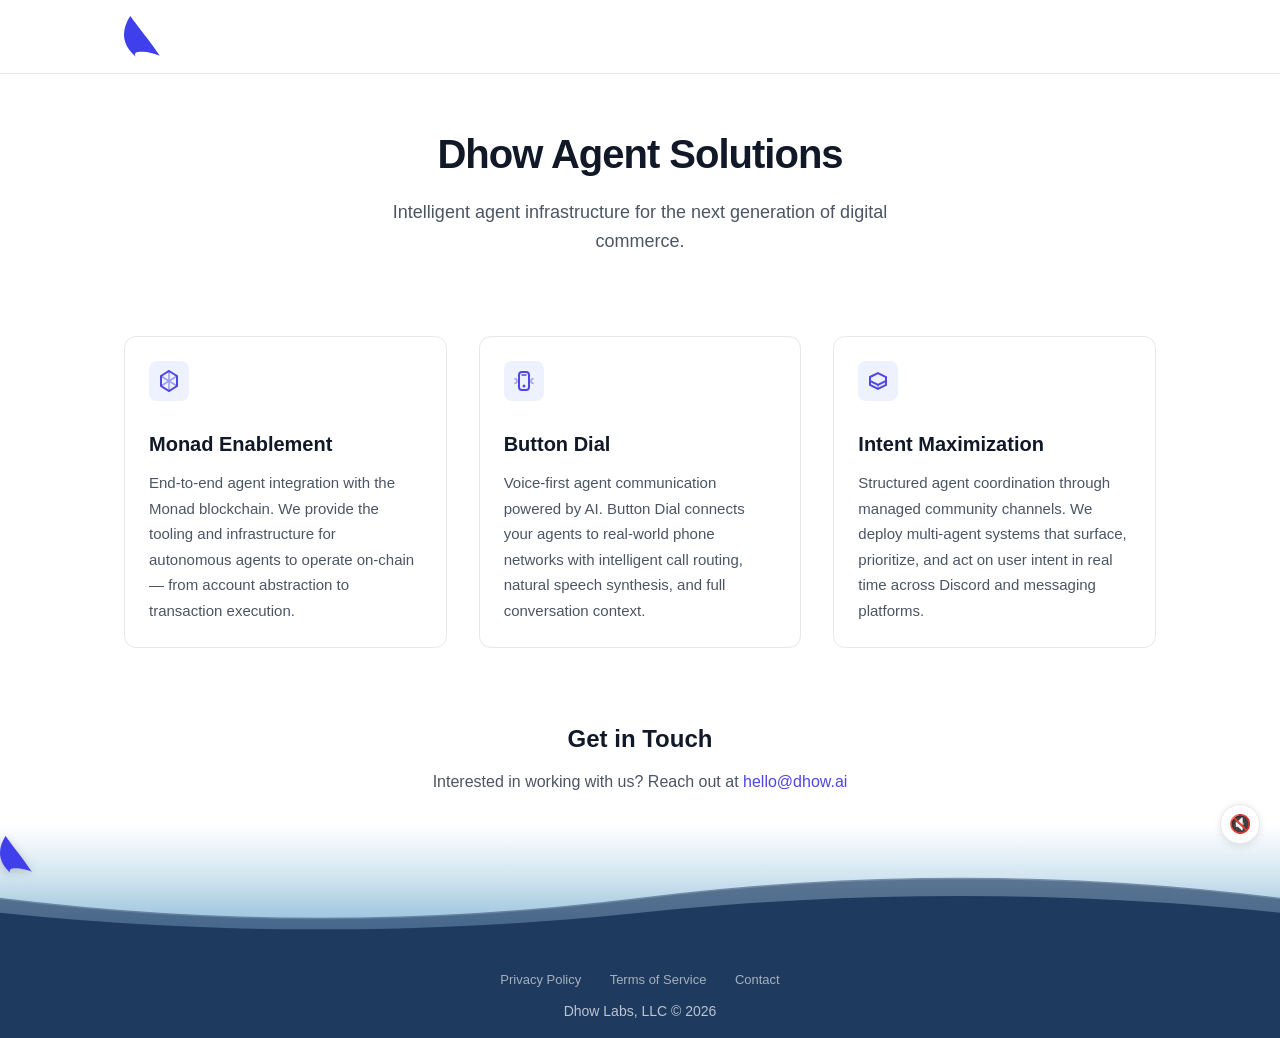
<file: index.html>
<!DOCTYPE html>
<html lang="en">
<head>
  <meta charset="UTF-8">
  <meta name="viewport" content="width=device-width, initial-scale=1.0">
  <title>Dhow Agent Solutions</title>
  <meta name="description" content="Dhow Agent Solutions — AI-powered agent infrastructure for blockchain enablement, voice automation, and intent maximization.">
  <link rel="icon" type="image/svg+xml" href="logo.svg">
  <link rel="stylesheet" href="style.css">
</head>
<body>
  <nav class="topbar">
    <div class="container">
      <a href="/" class="topbar-brand">
        <img src="logo.svg" alt="Dhow" class="topbar-logo">
      </a>
    </div>
  </nav>

  <header class="hero">
    <div class="container">
      <h1>Dhow Agent Solutions</h1>
      <p class="tagline">Intelligent agent infrastructure for the next generation of digital commerce.</p>
    </div>
  </header>

  <main>
    <section class="features">
      <div class="container">
        <div class="feature-grid">

          <div class="feature-card">
            <div class="feature-icon">
              <svg width="40" height="40" viewBox="0 0 40 40" fill="none" xmlns="http://www.w3.org/2000/svg">
                <rect width="40" height="40" rx="8" fill="#EEF2FF"/>
                <path d="M20 10L28 15V25L20 30L12 25V15L20 10Z" stroke="#4F46E5" stroke-width="2" fill="none"/>
                <path d="M20 10V30M12 15L28 25M28 15L12 25" stroke="#4F46E5" stroke-width="1.5" opacity="0.5"/>
              </svg>
            </div>
            <h2>Monad Enablement</h2>
            <p>End-to-end agent integration with the Monad blockchain. We provide the tooling and infrastructure for autonomous agents to operate on-chain — from account abstraction to transaction execution.</p>
          </div>

          <div class="feature-card">
            <div class="feature-icon">
              <svg width="40" height="40" viewBox="0 0 40 40" fill="none" xmlns="http://www.w3.org/2000/svg">
                <rect width="40" height="40" rx="8" fill="#EEF2FF"/>
                <path d="M15 14C15 12.3431 16.3431 11 18 11H22C23.6569 11 25 12.3431 25 14V26C25 27.6569 23.6569 29 22 29H18C16.3431 29 15 27.6569 15 26V14Z" stroke="#4F46E5" stroke-width="2" fill="none"/>
                <circle cx="20" cy="25" r="1.5" fill="#4F46E5"/>
                <path d="M18 14H22" stroke="#4F46E5" stroke-width="1.5" stroke-linecap="round"/>
                <path d="M11 18C11 18 13 17 13 20C13 23 11 22 11 22" stroke="#4F46E5" stroke-width="1.5" stroke-linecap="round" opacity="0.5"/>
                <path d="M29 18C29 18 27 17 27 20C27 23 29 22 29 22" stroke="#4F46E5" stroke-width="1.5" stroke-linecap="round" opacity="0.5"/>
              </svg>
            </div>
            <h2>Button Dial</h2>
            <p>Voice-first agent communication powered by AI. Button Dial connects your agents to real-world phone networks with intelligent call routing, natural speech synthesis, and full conversation context.</p>
          </div>

          <div class="feature-card">
            <div class="feature-icon">
              <svg width="40" height="40" viewBox="0 0 40 40" fill="none" xmlns="http://www.w3.org/2000/svg">
                <rect width="40" height="40" rx="8" fill="#EEF2FF"/>
                <path d="M12 16L20 12L28 16V20L20 24L12 20V16Z" stroke="#4F46E5" stroke-width="2" fill="none"/>
                <path d="M12 20V24L20 28L28 24V20" stroke="#4F46E5" stroke-width="2" fill="none"/>
                <path d="M20 24V28" stroke="#4F46E5" stroke-width="1.5" opacity="0.5"/>
              </svg>
            </div>
            <h2>Intent Maximization</h2>
            <p>Structured agent coordination through managed community channels. We deploy multi-agent systems that surface, prioritize, and act on user intent in real time across Discord and messaging platforms.</p>
          </div>

        </div>
      </div>
    </section>

    <section class="contact">
      <div class="container">
        <h2>Get in Touch</h2>
        <p>Interested in working with us? Reach out at <a href="mailto:hello@dhow.ai">hello@dhow.ai</a></p>
      </div>
    </section>
  </main>

  <footer>
    <div class="ocean">
      <div class="boat">
        <img src="logo.svg" alt="" class="boat-logo">
      </div>
      <div class="wave wave-1"></div>
      <div class="wave wave-2"></div>
      <div class="wave wave-3"></div>
    </div>
    <div class="footer-bottom">
      <div class="footer-links">
        <a href="/privacy.html">Privacy Policy</a>
        <a href="/terms.html">Terms of Service</a>
        <a href="mailto:hello@dhow.ai">Contact</a>
      </div>
      <p>Dhow Labs, LLC &copy; 2026</p>
    </div>
  </footer>

  <button class="sound-toggle" id="soundToggle" aria-label="Toggle ocean sounds" title="Toggle ocean sounds">
    <span id="soundIcon">🔇</span>
  </button>

  <script>
    (function() {
      const btn = document.getElementById('soundToggle');
      const icon = document.getElementById('soundIcon');
      let ctx = null;
      let masterGain = null;
      let playing = false;

      function initAudio() {
        ctx = new (window.AudioContext || window.webkitAudioContext)();

        // Master gain — starts at 0 (silent)
        masterGain = ctx.createGain();
        masterGain.gain.value = 0;
        masterGain.connect(ctx.destination);

        // Brown noise buffer
        const bufferSize = 2 * ctx.sampleRate;
        const buffer = ctx.createBuffer(2, bufferSize, ctx.sampleRate);
        for (let ch = 0; ch < 2; ch++) {
          const data = buffer.getChannelData(ch);
          let last = 0;
          for (let i = 0; i < bufferSize; i++) {
            const white = Math.random() * 2 - 1;
            data[i] = (last + 0.02 * white) / 1.02;
            last = data[i];
            data[i] *= 3.5;
          }
        }

        const source = ctx.createBufferSource();
        source.buffer = buffer;
        source.loop = true;

        // Low-pass for soft ocean feel
        const lp = ctx.createBiquadFilter();
        lp.type = 'lowpass';
        lp.frequency.value = 500;
        lp.Q.value = 0.7;

        source.connect(lp);
        lp.connect(masterGain);
        source.start();
      }

      btn.addEventListener('click', function() {
        if (!playing) {
          if (!ctx) initAudio();
          if (ctx.state === 'suspended') ctx.resume();
          masterGain.gain.cancelScheduledValues(ctx.currentTime);
          masterGain.gain.setValueAtTime(0, ctx.currentTime);
          masterGain.gain.linearRampToValueAtTime(0.12, ctx.currentTime + 1.5);
          icon.textContent = '🔊';
          btn.classList.add('active');
          playing = true;
        } else {
          masterGain.gain.cancelScheduledValues(ctx.currentTime);
          masterGain.gain.setValueAtTime(masterGain.gain.value, ctx.currentTime);
          masterGain.gain.linearRampToValueAtTime(0, ctx.currentTime + 0.5);
          icon.textContent = '🔇';
          btn.classList.remove('active');
          playing = false;
        }
      });
    })();
  </script>
</body>
</html>
</file>
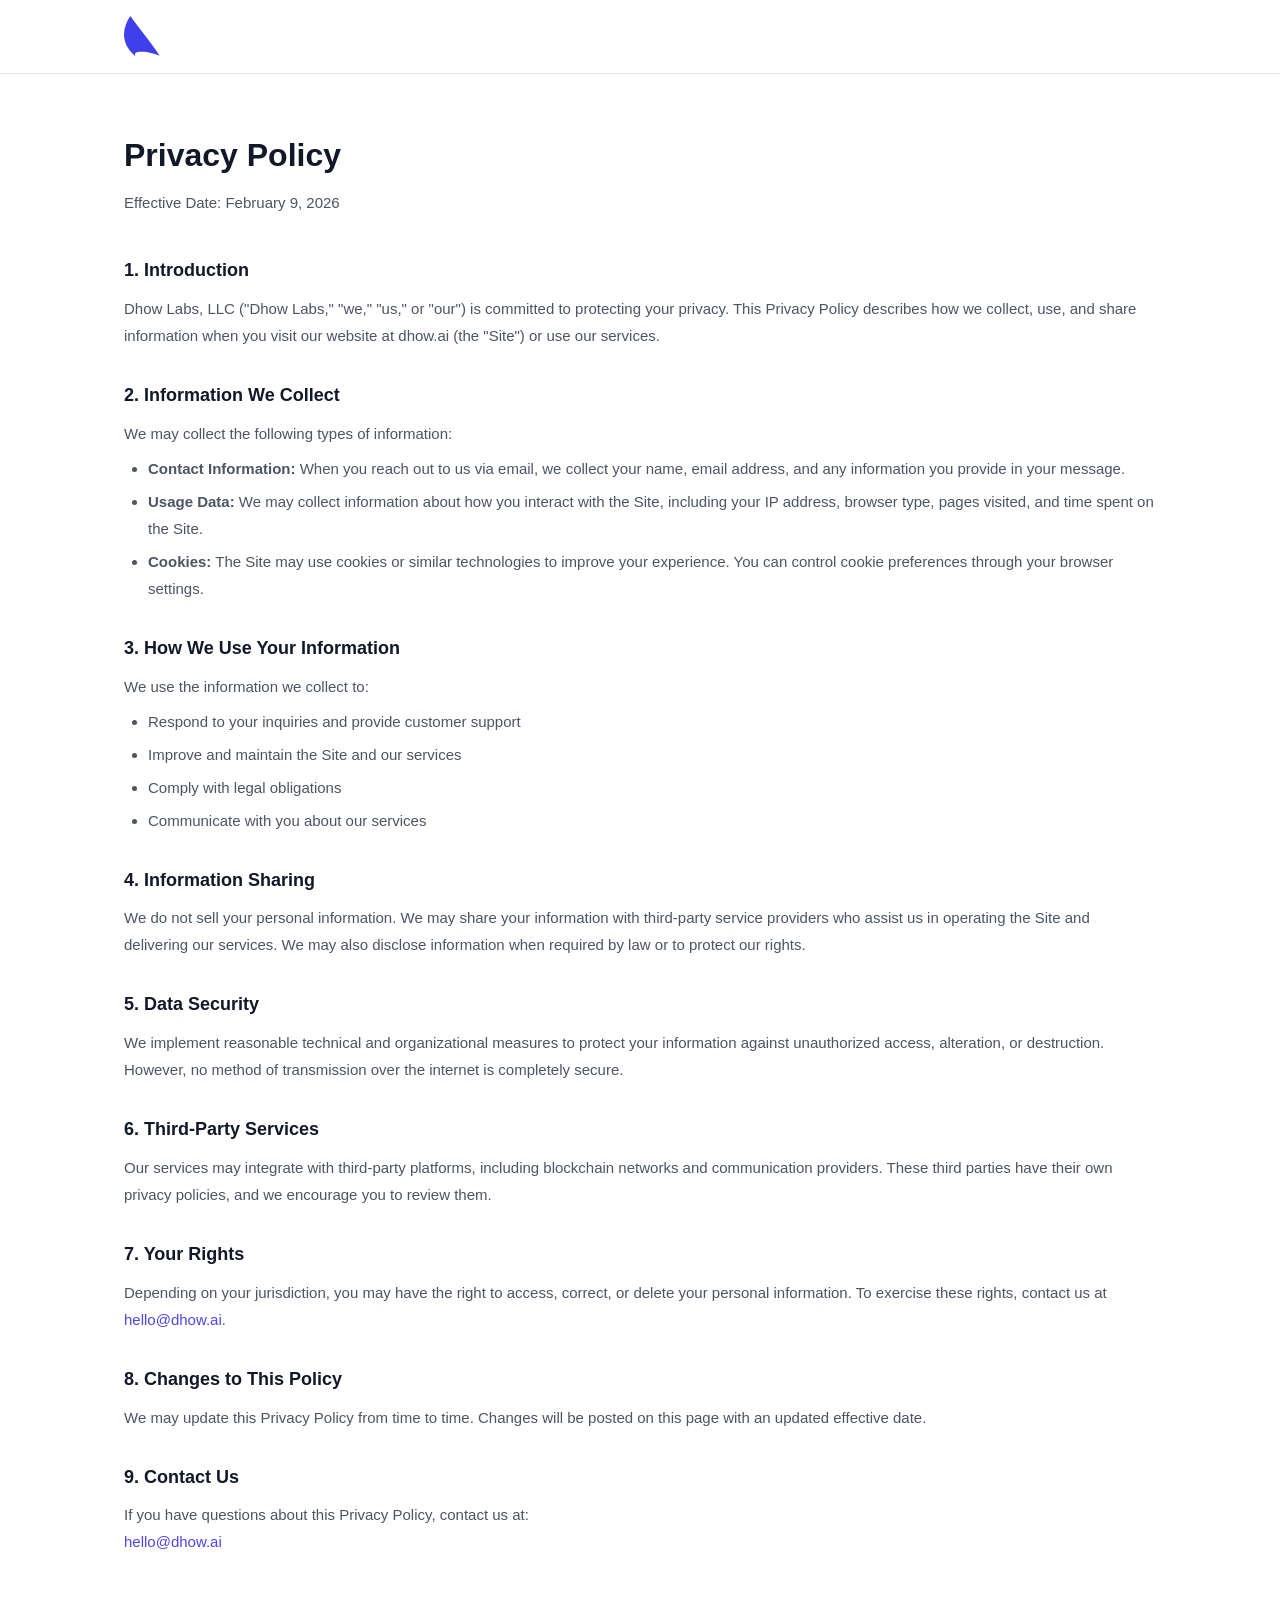
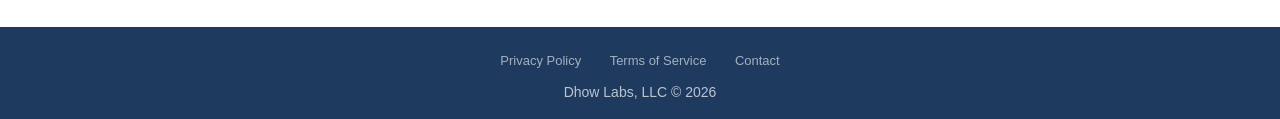
<file: privacy.html>
<!DOCTYPE html>
<html lang="en">
<head>
  <meta charset="UTF-8">
  <meta name="viewport" content="width=device-width, initial-scale=1.0">
  <title>Privacy Policy — Dhow Labs</title>
  <link rel="icon" type="image/svg+xml" href="logo.svg">
  <link rel="stylesheet" href="style.css">
</head>
<body>
  <nav class="topbar">
    <div class="container">
      <a href="/" class="topbar-brand">
        <img src="logo.svg" alt="Dhow" class="topbar-logo">
      </a>
    </div>
  </nav>

  <main>
    <section class="legal">
      <div class="container">
        <h1>Privacy Policy</h1>
        <p class="legal-date">Effective Date: February 9, 2026</p>

        <h2>1. Introduction</h2>
        <p>Dhow Labs, LLC ("Dhow Labs," "we," "us," or "our") is committed to protecting your privacy. This Privacy Policy describes how we collect, use, and share information when you visit our website at dhow.ai (the "Site") or use our services.</p>

        <h2>2. Information We Collect</h2>
        <p>We may collect the following types of information:</p>
        <ul>
          <li><strong>Contact Information:</strong> When you reach out to us via email, we collect your name, email address, and any information you provide in your message.</li>
          <li><strong>Usage Data:</strong> We may collect information about how you interact with the Site, including your IP address, browser type, pages visited, and time spent on the Site.</li>
          <li><strong>Cookies:</strong> The Site may use cookies or similar technologies to improve your experience. You can control cookie preferences through your browser settings.</li>
        </ul>

        <h2>3. How We Use Your Information</h2>
        <p>We use the information we collect to:</p>
        <ul>
          <li>Respond to your inquiries and provide customer support</li>
          <li>Improve and maintain the Site and our services</li>
          <li>Comply with legal obligations</li>
          <li>Communicate with you about our services</li>
        </ul>

        <h2>4. Information Sharing</h2>
        <p>We do not sell your personal information. We may share your information with third-party service providers who assist us in operating the Site and delivering our services. We may also disclose information when required by law or to protect our rights.</p>

        <h2>5. Data Security</h2>
        <p>We implement reasonable technical and organizational measures to protect your information against unauthorized access, alteration, or destruction. However, no method of transmission over the internet is completely secure.</p>

        <h2>6. Third-Party Services</h2>
        <p>Our services may integrate with third-party platforms, including blockchain networks and communication providers. These third parties have their own privacy policies, and we encourage you to review them.</p>

        <h2>7. Your Rights</h2>
        <p>Depending on your jurisdiction, you may have the right to access, correct, or delete your personal information. To exercise these rights, contact us at <a href="mailto:hello@dhow.ai">hello@dhow.ai</a>.</p>

        <h2>8. Changes to This Policy</h2>
        <p>We may update this Privacy Policy from time to time. Changes will be posted on this page with an updated effective date.</p>

        <h2>9. Contact Us</h2>
        <p>If you have questions about this Privacy Policy, contact us at:<br>
        <a href="mailto:hello@dhow.ai">hello@dhow.ai</a></p>
      </div>
    </section>
  </main>

  <footer>
    <div class="footer-bottom" style="margin-top: 0;">
      <div class="footer-links">
        <a href="/privacy.html">Privacy Policy</a>
        <a href="/terms.html">Terms of Service</a>
        <a href="mailto:hello@dhow.ai">Contact</a>
      </div>
      <p>Dhow Labs, LLC &copy; 2026</p>
    </div>
  </footer>
</body>
</html>
</file>
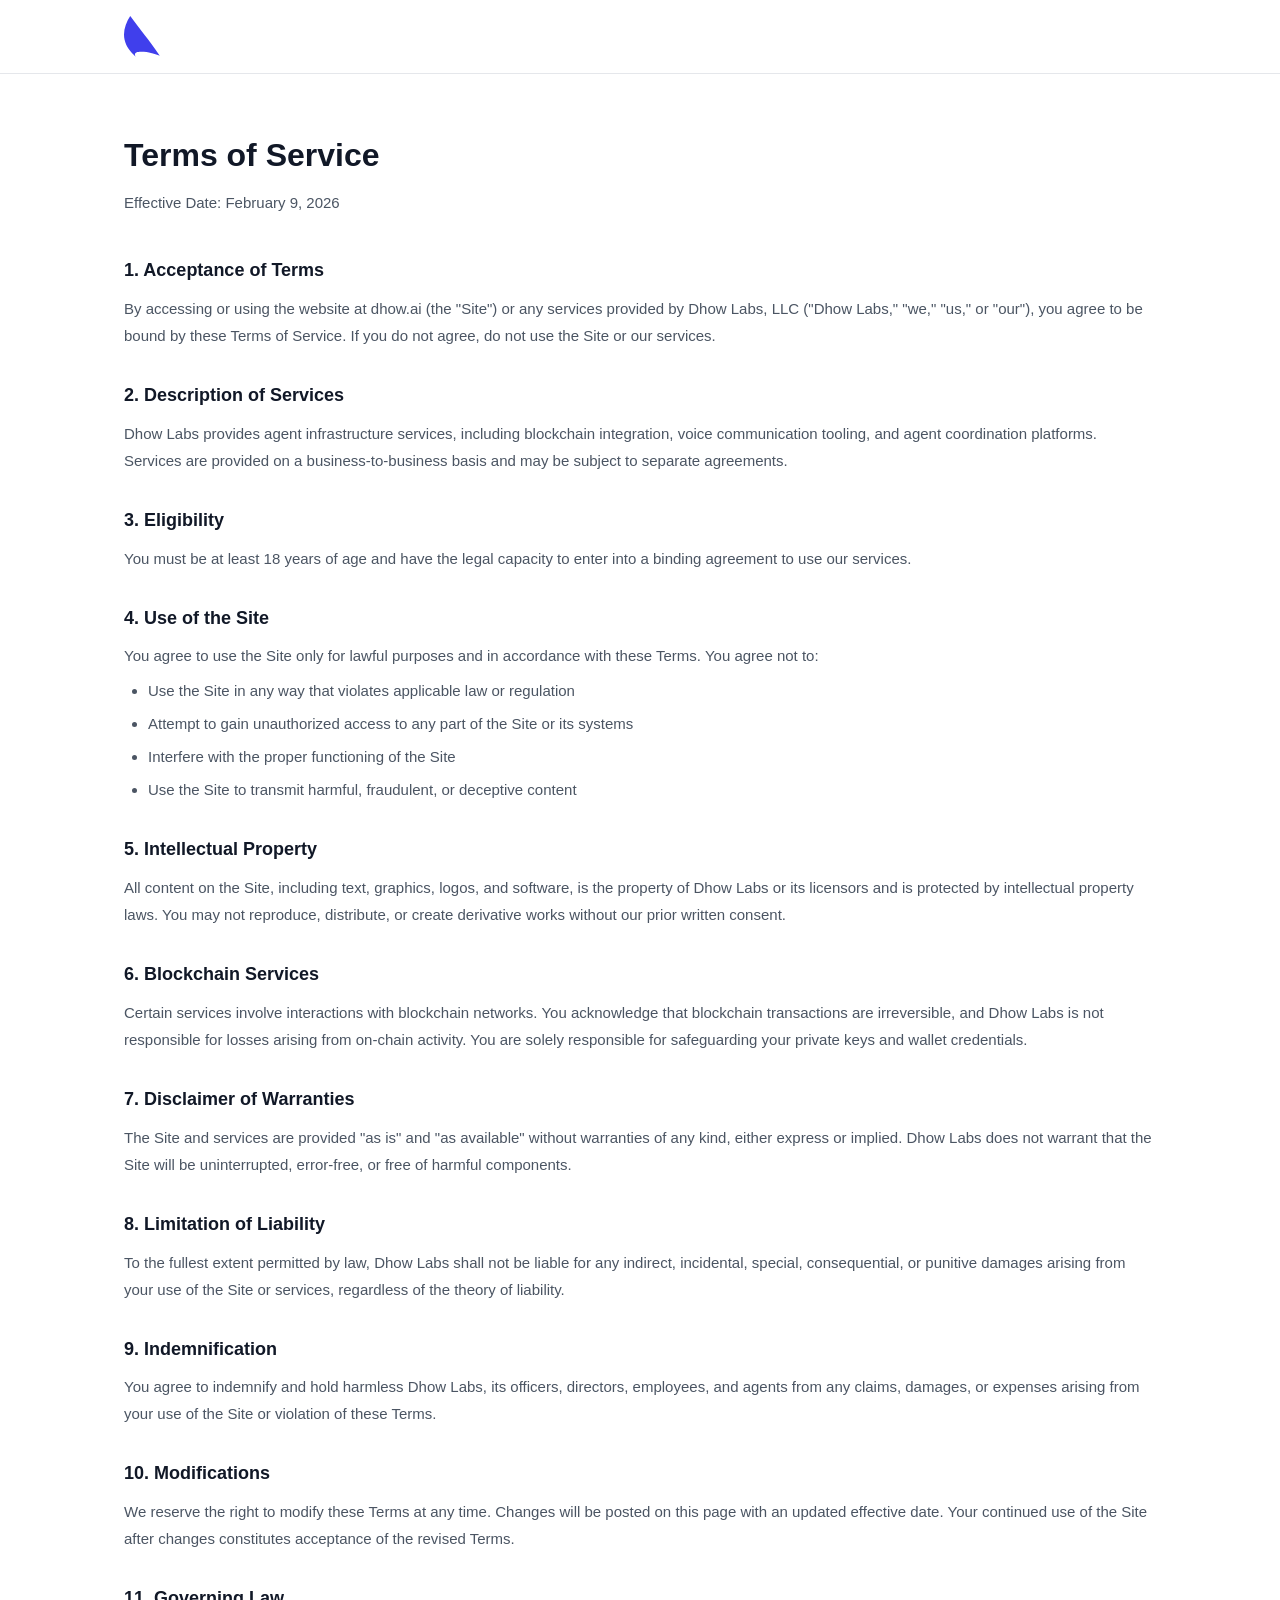
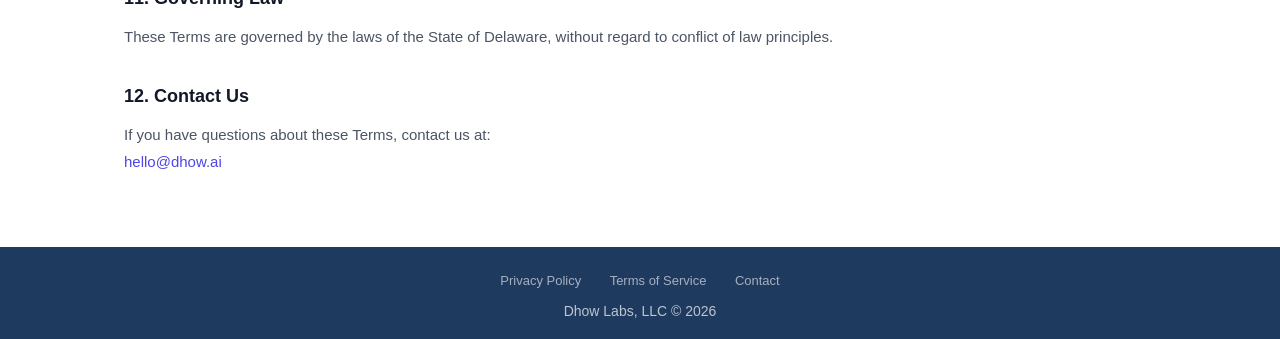
<file: terms.html>
<!DOCTYPE html>
<html lang="en">
<head>
  <meta charset="UTF-8">
  <meta name="viewport" content="width=device-width, initial-scale=1.0">
  <title>Terms of Service — Dhow Labs</title>
  <link rel="icon" type="image/svg+xml" href="logo.svg">
  <link rel="stylesheet" href="style.css">
</head>
<body>
  <nav class="topbar">
    <div class="container">
      <a href="/" class="topbar-brand">
        <img src="logo.svg" alt="Dhow" class="topbar-logo">
      </a>
    </div>
  </nav>

  <main>
    <section class="legal">
      <div class="container">
        <h1>Terms of Service</h1>
        <p class="legal-date">Effective Date: February 9, 2026</p>

        <h2>1. Acceptance of Terms</h2>
        <p>By accessing or using the website at dhow.ai (the "Site") or any services provided by Dhow Labs, LLC ("Dhow Labs," "we," "us," or "our"), you agree to be bound by these Terms of Service. If you do not agree, do not use the Site or our services.</p>

        <h2>2. Description of Services</h2>
        <p>Dhow Labs provides agent infrastructure services, including blockchain integration, voice communication tooling, and agent coordination platforms. Services are provided on a business-to-business basis and may be subject to separate agreements.</p>

        <h2>3. Eligibility</h2>
        <p>You must be at least 18 years of age and have the legal capacity to enter into a binding agreement to use our services.</p>

        <h2>4. Use of the Site</h2>
        <p>You agree to use the Site only for lawful purposes and in accordance with these Terms. You agree not to:</p>
        <ul>
          <li>Use the Site in any way that violates applicable law or regulation</li>
          <li>Attempt to gain unauthorized access to any part of the Site or its systems</li>
          <li>Interfere with the proper functioning of the Site</li>
          <li>Use the Site to transmit harmful, fraudulent, or deceptive content</li>
        </ul>

        <h2>5. Intellectual Property</h2>
        <p>All content on the Site, including text, graphics, logos, and software, is the property of Dhow Labs or its licensors and is protected by intellectual property laws. You may not reproduce, distribute, or create derivative works without our prior written consent.</p>

        <h2>6. Blockchain Services</h2>
        <p>Certain services involve interactions with blockchain networks. You acknowledge that blockchain transactions are irreversible, and Dhow Labs is not responsible for losses arising from on-chain activity. You are solely responsible for safeguarding your private keys and wallet credentials.</p>

        <h2>7. Disclaimer of Warranties</h2>
        <p>The Site and services are provided "as is" and "as available" without warranties of any kind, either express or implied. Dhow Labs does not warrant that the Site will be uninterrupted, error-free, or free of harmful components.</p>

        <h2>8. Limitation of Liability</h2>
        <p>To the fullest extent permitted by law, Dhow Labs shall not be liable for any indirect, incidental, special, consequential, or punitive damages arising from your use of the Site or services, regardless of the theory of liability.</p>

        <h2>9. Indemnification</h2>
        <p>You agree to indemnify and hold harmless Dhow Labs, its officers, directors, employees, and agents from any claims, damages, or expenses arising from your use of the Site or violation of these Terms.</p>

        <h2>10. Modifications</h2>
        <p>We reserve the right to modify these Terms at any time. Changes will be posted on this page with an updated effective date. Your continued use of the Site after changes constitutes acceptance of the revised Terms.</p>

        <h2>11. Governing Law</h2>
        <p>These Terms are governed by the laws of the State of Delaware, without regard to conflict of law principles.</p>

        <h2>12. Contact Us</h2>
        <p>If you have questions about these Terms, contact us at:<br>
        <a href="mailto:hello@dhow.ai">hello@dhow.ai</a></p>
      </div>
    </section>
  </main>

  <footer>
    <div class="footer-bottom" style="margin-top: 0;">
      <div class="footer-links">
        <a href="/privacy.html">Privacy Policy</a>
        <a href="/terms.html">Terms of Service</a>
        <a href="mailto:hello@dhow.ai">Contact</a>
      </div>
      <p>Dhow Labs, LLC &copy; 2026</p>
    </div>
  </footer>
</body>
</html>
</file>
<file: style.css>
*,
*::before,
*::after {
  margin: 0;
  padding: 0;
  box-sizing: border-box;
}

:root {
  --text-primary: #111827;
  --text-secondary: #4B5563;
  --text-muted: #6B7280;
  --bg-white: #FFFFFF;
  --bg-light: #F9FAFB;
  --border: #E5E7EB;
  --accent: #4F46E5;
  --accent-light: #EEF2FF;
}

body {
  font-family: -apple-system, BlinkMacSystemFont, "Segoe UI", Roboto, "Helvetica Neue", Arial, sans-serif;
  color: var(--text-primary);
  background: var(--bg-white);
  line-height: 1.6;
  -webkit-font-smoothing: antialiased;
  min-height: 100vh;
  display: flex;
  flex-direction: column;
}

main {
  flex: 0 0 auto;
}

footer {
  flex-shrink: 0;
}

.container {
  max-width: 1080px;
  margin: 0 auto;
  padding: 0 24px;
}

/* Top Bar */
.topbar {
  padding: 16px 0;
  border-bottom: 1px solid var(--border);
}

.topbar .container {
  display: flex;
  align-items: center;
}

.topbar-brand {
  display: flex;
  align-items: center;
}

.topbar-logo {
  width: 36px;
  height: auto;
}

/* Hero / Header */
.hero {
  padding: 48px 0 40px;
  text-align: center;
}

.hero h1 {
  font-size: 2.5rem;
  font-weight: 700;
  letter-spacing: -0.025em;
  color: var(--text-primary);
  margin-bottom: 12px;
}

.hero .tagline {
  font-size: 1.125rem;
  color: var(--text-secondary);
  max-width: 520px;
  margin: 0 auto;
}

/* About */
.about {
  padding: 48px 0;
  border-bottom: 1px solid var(--border);
}

.about p {
  font-size: 1.0625rem;
  color: var(--text-secondary);
  max-width: 720px;
  margin: 0 auto;
  text-align: center;
  line-height: 1.8;
}

/* Features */
.features {
  padding: 40px 0;
}

.feature-grid {
  display: grid;
  grid-template-columns: repeat(3, 1fr);
  gap: 32px;
}

.feature-card {
  padding: 24px 24px;
  border: 1px solid var(--border);
  border-radius: 12px;
  background: var(--bg-white);
  transition: box-shadow 0.2s ease;
}

.feature-card:hover {
  box-shadow: 0 4px 24px rgba(0, 0, 0, 0.06);
}

.feature-icon {
  margin-bottom: 20px;
}

.feature-card h2 {
  font-size: 1.25rem;
  font-weight: 600;
  margin-bottom: 10px;
  color: var(--text-primary);
}

.feature-card p {
  font-size: 0.9375rem;
  color: var(--text-secondary);
  line-height: 1.7;
}

/* Contact */
.contact {
  padding: 32px 0;
  text-align: center;
}

.contact h2 {
  font-size: 1.5rem;
  font-weight: 600;
  margin-bottom: 10px;
  color: var(--text-primary);
}

.contact p {
  font-size: 1rem;
  color: var(--text-secondary);
}

.contact a {
  color: var(--accent);
  text-decoration: none;
  font-weight: 500;
}

.contact a:hover {
  text-decoration: underline;
}

/* Footer — flex-shrink:0 is set above in the layout block */
footer {
  margin-top: auto;
  overflow: hidden;
  position: relative;
}

.footer-bottom {
  background: #1E3A5F;
  padding: 20px 0 16px;
  text-align: center;
  position: relative;
  z-index: 3;
}

.footer-links {
  margin-bottom: 8px;
}

.footer-links a {
  color: rgba(255, 255, 255, 0.6);
  text-decoration: none;
  font-size: 0.8125rem;
  margin: 0 12px;
  transition: color 0.2s;
}

.footer-links a:hover {
  color: rgba(255, 255, 255, 0.9);
}

.footer-bottom p {
  font-size: 0.875rem;
  color: rgba(255, 255, 255, 0.7);
}

/* Ocean & Waves */
.ocean {
  position: relative;
  height: 120px;
  background: linear-gradient(180deg, var(--bg-white) 0%, #d4e6f1 40%, #7fb3d3 100%);
  overflow: hidden;
}

.wave {
  position: absolute;
  bottom: 0;
  left: -100%;
  width: 400%;
  height: 80px;
  background-repeat: repeat-x;
  background-size: 25% 100%;
}

.wave-1 {
  background-image: url("data:image/svg+xml,%3Csvg xmlns='http://www.w3.org/2000/svg' viewBox='0 0 1200 120' preserveAspectRatio='none'%3E%3Cpath d='M0,50 Q300,110 600,50 Q900,-10 1200,50 L1200,120 L0,120 Z' fill='%231E3A5F' opacity='0.3'/%3E%3C/svg%3E");
  animation: wave-drift 8s linear infinite;
  z-index: 1;
}

.wave-2 {
  background-image: url("data:image/svg+xml,%3Csvg xmlns='http://www.w3.org/2000/svg' viewBox='0 0 1200 120' preserveAspectRatio='none'%3E%3Cpath d='M0,40 Q300,100 600,40 Q900,-20 1200,40 L1200,120 L0,120 Z' fill='%231E3A5F' opacity='0.5'/%3E%3C/svg%3E");
  animation: wave-drift 6s linear infinite reverse;
  z-index: 2;
  bottom: -5px;
}

.wave-3 {
  background-image: url("data:image/svg+xml,%3Csvg xmlns='http://www.w3.org/2000/svg' viewBox='0 0 1200 120' preserveAspectRatio='none'%3E%3Cpath d='M0,55 Q300,105 600,55 Q900,5 1200,55 L1200,120 L0,120 Z' fill='%231E3A5F'/%3E%3C/svg%3E");
  animation: wave-drift 10s linear infinite;
  z-index: 3;
  bottom: -10px;
}

@keyframes wave-drift {
  0% { transform: translateX(0); }
  100% { transform: translateX(-50%); }
}

/* Boat */
.boat {
  position: absolute;
  z-index: 4;
  top: 10px;
  animation: sail 25s linear infinite, bob 3s ease-in-out infinite;
}

.boat-logo {
  width: 32px;
  height: auto;
  filter: drop-shadow(0 2px 4px rgba(0, 0, 0, 0.2));
}

@keyframes sail {
  0% { left: -50px; }
  100% { left: calc(100% + 50px); }
}

@keyframes bob {
  0%, 100% { margin-top: 0; }
  50% { margin-top: 6px; }
}

/* Legal Pages */
.legal {
  padding: 56px 0 72px;
}

.legal h1 {
  font-size: 2rem;
  font-weight: 700;
  margin-bottom: 8px;
  color: var(--text-primary);
}

.legal-date {
  font-size: 0.875rem;
  color: var(--text-muted);
  margin-bottom: 40px;
}

.legal h2 {
  font-size: 1.125rem;
  font-weight: 600;
  margin-top: 32px;
  margin-bottom: 10px;
  color: var(--text-primary);
}

.legal p, .legal li {
  font-size: 0.9375rem;
  color: var(--text-secondary);
  line-height: 1.8;
}

.legal ul {
  padding-left: 24px;
  margin: 8px 0;
}

.legal li {
  margin-bottom: 6px;
}

.legal a {
  color: var(--accent);
  text-decoration: none;
}

.legal a:hover {
  text-decoration: underline;
}

/* Sound Toggle */
.sound-toggle {
  position: fixed;
  bottom: 56px;
  right: 20px;
  z-index: 10;
  width: 40px;
  height: 40px;
  border-radius: 50%;
  border: 1px solid var(--border);
  background: var(--bg-white);
  cursor: pointer;
  display: flex;
  align-items: center;
  justify-content: center;
  box-shadow: 0 2px 8px rgba(0, 0, 0, 0.1);
  transition: background 0.2s, box-shadow 0.2s;
  color: var(--text-muted);
  font-size: 18px;
  line-height: 1;
}

.sound-toggle:hover {
  background: var(--accent-light);
  box-shadow: 0 4px 12px rgba(0, 0, 0, 0.12);
}

.sound-toggle.active {
  background: var(--accent-light);
  color: var(--accent);
  border-color: var(--accent);
}

/* Responsive */
@media (max-width: 768px) {
  .hero {
    padding: 32px 0 24px;
  }

  .hero h1 {
    font-size: 1.75rem;
  }

  .hero .tagline {
    font-size: 1rem;
  }

  .feature-grid {
    grid-template-columns: 1fr;
    gap: 16px;
  }

  .features {
    padding: 24px 0;
  }

  .feature-card {
    padding: 20px 20px;
  }

  .feature-card p {
    font-size: 0.875rem;
  }

  .contact {
    padding: 24px 0;
  }

  .contact h2 {
    font-size: 1.25rem;
  }

  .ocean {
    height: 80px;
  }

  .wave {
    height: 50px;
  }
}
</file>
